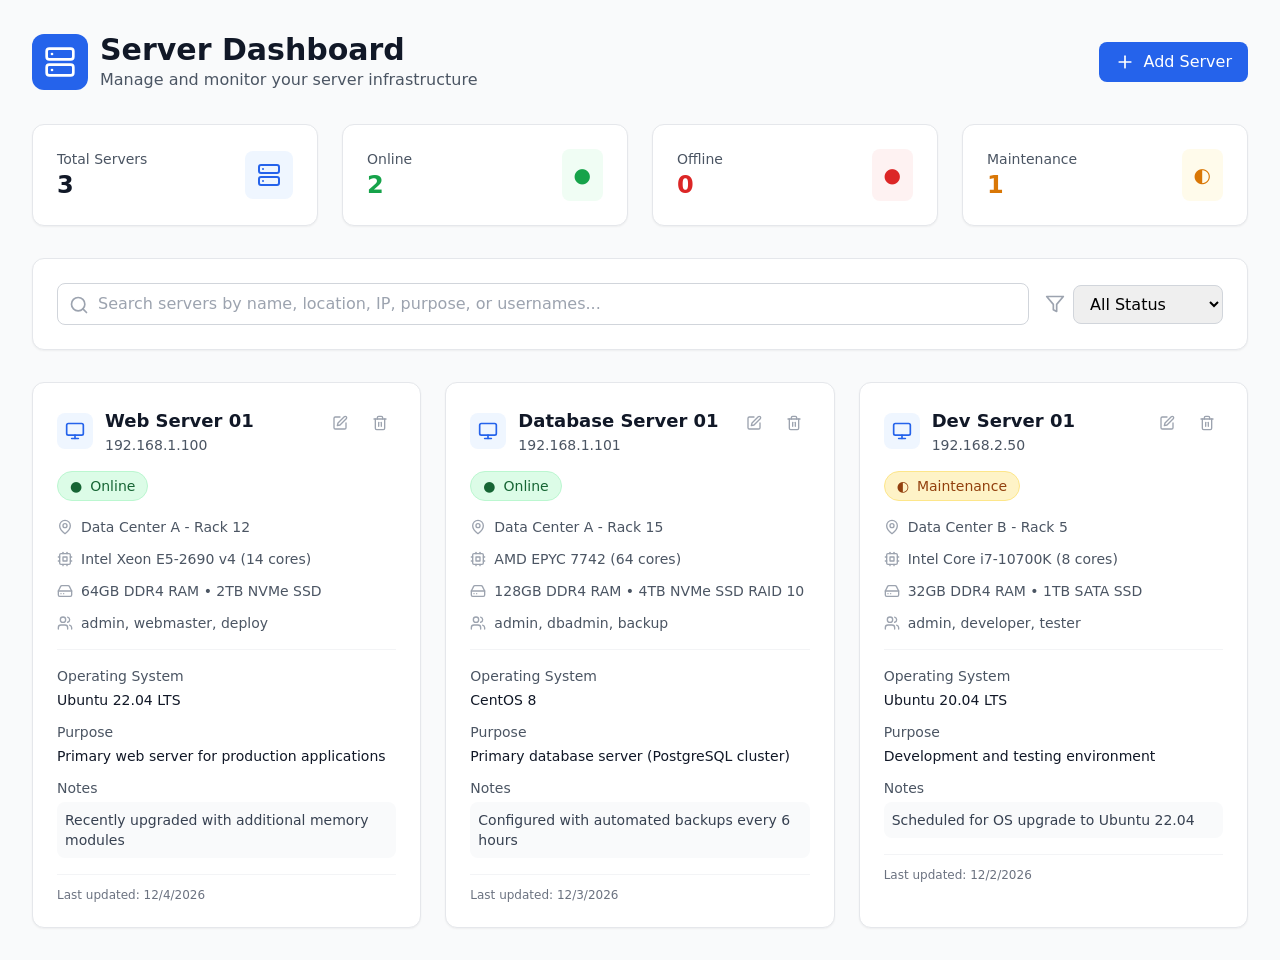
<file: index.html>
<!doctype html>
<html lang="en">
  <head>
    <meta charset="UTF-8" />
<meta name="viewport" content="width=device-width, initial-scale=1.0" />
    <title>Server Management Dashboard</title>
    <script type="module" crossorigin src="/assets/index-b3An4FK5.js"></script>
    <link rel="stylesheet" crossorigin href="/assets/index-DMok1COa.css">
  </head>
  <body>
    <div id="root"></div>
  </body>
</html>
</file>
<file: assets/index-DMok1COa.css>
*,:before,:after{--tw-border-spacing-x: 0;--tw-border-spacing-y: 0;--tw-translate-x: 0;--tw-translate-y: 0;--tw-rotate: 0;--tw-skew-x: 0;--tw-skew-y: 0;--tw-scale-x: 1;--tw-scale-y: 1;--tw-pan-x: ;--tw-pan-y: ;--tw-pinch-zoom: ;--tw-scroll-snap-strictness: proximity;--tw-gradient-from-position: ;--tw-gradient-via-position: ;--tw-gradient-to-position: ;--tw-ordinal: ;--tw-slashed-zero: ;--tw-numeric-figure: ;--tw-numeric-spacing: ;--tw-numeric-fraction: ;--tw-ring-inset: ;--tw-ring-offset-width: 0px;--tw-ring-offset-color: #fff;--tw-ring-color: rgb(59 130 246 / .5);--tw-ring-offset-shadow: 0 0 #0000;--tw-ring-shadow: 0 0 #0000;--tw-shadow: 0 0 #0000;--tw-shadow-colored: 0 0 #0000;--tw-blur: ;--tw-brightness: ;--tw-contrast: ;--tw-grayscale: ;--tw-hue-rotate: ;--tw-invert: ;--tw-saturate: ;--tw-sepia: ;--tw-drop-shadow: ;--tw-backdrop-blur: ;--tw-backdrop-brightness: ;--tw-backdrop-contrast: ;--tw-backdrop-grayscale: ;--tw-backdrop-hue-rotate: ;--tw-backdrop-invert: ;--tw-backdrop-opacity: ;--tw-backdrop-saturate: ;--tw-backdrop-sepia: ;--tw-contain-size: ;--tw-contain-layout: ;--tw-contain-paint: ;--tw-contain-style: }::backdrop{--tw-border-spacing-x: 0;--tw-border-spacing-y: 0;--tw-translate-x: 0;--tw-translate-y: 0;--tw-rotate: 0;--tw-skew-x: 0;--tw-skew-y: 0;--tw-scale-x: 1;--tw-scale-y: 1;--tw-pan-x: ;--tw-pan-y: ;--tw-pinch-zoom: ;--tw-scroll-snap-strictness: proximity;--tw-gradient-from-position: ;--tw-gradient-via-position: ;--tw-gradient-to-position: ;--tw-ordinal: ;--tw-slashed-zero: ;--tw-numeric-figure: ;--tw-numeric-spacing: ;--tw-numeric-fraction: ;--tw-ring-inset: ;--tw-ring-offset-width: 0px;--tw-ring-offset-color: #fff;--tw-ring-color: rgb(59 130 246 / .5);--tw-ring-offset-shadow: 0 0 #0000;--tw-ring-shadow: 0 0 #0000;--tw-shadow: 0 0 #0000;--tw-shadow-colored: 0 0 #0000;--tw-blur: ;--tw-brightness: ;--tw-contrast: ;--tw-grayscale: ;--tw-hue-rotate: ;--tw-invert: ;--tw-saturate: ;--tw-sepia: ;--tw-drop-shadow: ;--tw-backdrop-blur: ;--tw-backdrop-brightness: ;--tw-backdrop-contrast: ;--tw-backdrop-grayscale: ;--tw-backdrop-hue-rotate: ;--tw-backdrop-invert: ;--tw-backdrop-opacity: ;--tw-backdrop-saturate: ;--tw-backdrop-sepia: ;--tw-contain-size: ;--tw-contain-layout: ;--tw-contain-paint: ;--tw-contain-style: }*,:before,:after{box-sizing:border-box;border-width:0;border-style:solid;border-color:#e5e7eb}:before,:after{--tw-content: ""}html,:host{line-height:1.5;-webkit-text-size-adjust:100%;-moz-tab-size:4;-o-tab-size:4;tab-size:4;font-family:ui-sans-serif,system-ui,sans-serif,"Apple Color Emoji","Segoe UI Emoji",Segoe UI Symbol,"Noto Color Emoji";font-feature-settings:normal;font-variation-settings:normal;-webkit-tap-highlight-color:transparent}body{margin:0;line-height:inherit}hr{height:0;color:inherit;border-top-width:1px}abbr:where([title]){-webkit-text-decoration:underline dotted;text-decoration:underline dotted}h1,h2,h3,h4,h5,h6{font-size:inherit;font-weight:inherit}a{color:inherit;text-decoration:inherit}b,strong{font-weight:bolder}code,kbd,samp,pre{font-family:ui-monospace,SFMono-Regular,Menlo,Monaco,Consolas,Liberation Mono,Courier New,monospace;font-feature-settings:normal;font-variation-settings:normal;font-size:1em}small{font-size:80%}sub,sup{font-size:75%;line-height:0;position:relative;vertical-align:baseline}sub{bottom:-.25em}sup{top:-.5em}table{text-indent:0;border-color:inherit;border-collapse:collapse}button,input,optgroup,select,textarea{font-family:inherit;font-feature-settings:inherit;font-variation-settings:inherit;font-size:100%;font-weight:inherit;line-height:inherit;letter-spacing:inherit;color:inherit;margin:0;padding:0}button,select{text-transform:none}button,input:where([type=button]),input:where([type=reset]),input:where([type=submit]){-webkit-appearance:button;background-color:transparent;background-image:none}:-moz-focusring{outline:auto}:-moz-ui-invalid{box-shadow:none}progress{vertical-align:baseline}::-webkit-inner-spin-button,::-webkit-outer-spin-button{height:auto}[type=search]{-webkit-appearance:textfield;outline-offset:-2px}::-webkit-search-decoration{-webkit-appearance:none}::-webkit-file-upload-button{-webkit-appearance:button;font:inherit}summary{display:list-item}blockquote,dl,dd,h1,h2,h3,h4,h5,h6,hr,figure,p,pre{margin:0}fieldset{margin:0;padding:0}legend{padding:0}ol,ul,menu{list-style:none;margin:0;padding:0}dialog{padding:0}textarea{resize:vertical}input::-moz-placeholder,textarea::-moz-placeholder{opacity:1;color:#9ca3af}input::placeholder,textarea::placeholder{opacity:1;color:#9ca3af}button,[role=button]{cursor:pointer}:disabled{cursor:default}img,svg,video,canvas,audio,iframe,embed,object{display:block;vertical-align:middle}img,video{max-width:100%;height:auto}[hidden]:where(:not([hidden=until-found])){display:none}.fixed{position:fixed}.absolute{position:absolute}.relative{position:relative}.inset-0{top:0;right:0;bottom:0;left:0}.left-3{left:.75rem}.top-3{top:.75rem}.z-50{z-index:50}.mx-auto{margin-left:auto;margin-right:auto}.mb-1{margin-bottom:.25rem}.mb-2{margin-bottom:.5rem}.mb-4{margin-bottom:1rem}.mb-8{margin-bottom:2rem}.mr-2{margin-right:.5rem}.mt-1{margin-top:.25rem}.mt-2{margin-top:.5rem}.mt-3{margin-top:.75rem}.mt-4{margin-top:1rem}.mt-6{margin-top:1.5rem}.block{display:block}.flex{display:flex}.inline-flex{display:inline-flex}.grid{display:grid}.h-12{height:3rem}.h-4{height:1rem}.h-5{height:1.25rem}.h-6{height:1.5rem}.h-8{height:2rem}.max-h-\[90vh\]{max-height:90vh}.min-h-screen{min-height:100vh}.w-12{width:3rem}.w-4{width:1rem}.w-5{width:1.25rem}.w-6{width:1.5rem}.w-8{width:2rem}.w-full{width:100%}.max-w-2xl{max-width:42rem}.max-w-7xl{max-width:80rem}.flex-1{flex:1 1 0%}.grid-cols-1{grid-template-columns:repeat(1,minmax(0,1fr))}.flex-col{flex-direction:column}.items-start{align-items:flex-start}.items-center{align-items:center}.justify-end{justify-content:flex-end}.justify-center{justify-content:center}.justify-between{justify-content:space-between}.gap-4{gap:1rem}.gap-6{gap:1.5rem}.space-x-2>:not([hidden])~:not([hidden]){--tw-space-x-reverse: 0;margin-right:calc(.5rem * var(--tw-space-x-reverse));margin-left:calc(.5rem * calc(1 - var(--tw-space-x-reverse)))}.space-x-3>:not([hidden])~:not([hidden]){--tw-space-x-reverse: 0;margin-right:calc(.75rem * var(--tw-space-x-reverse));margin-left:calc(.75rem * calc(1 - var(--tw-space-x-reverse)))}.space-x-4>:not([hidden])~:not([hidden]){--tw-space-x-reverse: 0;margin-right:calc(1rem * var(--tw-space-x-reverse));margin-left:calc(1rem * calc(1 - var(--tw-space-x-reverse)))}.space-y-3>:not([hidden])~:not([hidden]){--tw-space-y-reverse: 0;margin-top:calc(.75rem * calc(1 - var(--tw-space-y-reverse)));margin-bottom:calc(.75rem * var(--tw-space-y-reverse))}.space-y-6>:not([hidden])~:not([hidden]){--tw-space-y-reverse: 0;margin-top:calc(1.5rem * calc(1 - var(--tw-space-y-reverse)));margin-bottom:calc(1.5rem * var(--tw-space-y-reverse))}.overflow-y-auto{overflow-y:auto}.rounded-full{border-radius:9999px}.rounded-lg{border-radius:.5rem}.rounded-xl{border-radius:.75rem}.border{border-width:1px}.border-b{border-bottom-width:1px}.border-t{border-top-width:1px}.border-amber-200{--tw-border-opacity: 1;border-color:rgb(253 230 138 / var(--tw-border-opacity, 1))}.border-gray-100{--tw-border-opacity: 1;border-color:rgb(243 244 246 / var(--tw-border-opacity, 1))}.border-gray-200{--tw-border-opacity: 1;border-color:rgb(229 231 235 / var(--tw-border-opacity, 1))}.border-gray-300{--tw-border-opacity: 1;border-color:rgb(209 213 219 / var(--tw-border-opacity, 1))}.border-green-200{--tw-border-opacity: 1;border-color:rgb(187 247 208 / var(--tw-border-opacity, 1))}.border-red-200{--tw-border-opacity: 1;border-color:rgb(254 202 202 / var(--tw-border-opacity, 1))}.bg-amber-100{--tw-bg-opacity: 1;background-color:rgb(254 243 199 / var(--tw-bg-opacity, 1))}.bg-amber-50{--tw-bg-opacity: 1;background-color:rgb(255 251 235 / var(--tw-bg-opacity, 1))}.bg-blue-50{--tw-bg-opacity: 1;background-color:rgb(239 246 255 / var(--tw-bg-opacity, 1))}.bg-blue-600{--tw-bg-opacity: 1;background-color:rgb(37 99 235 / var(--tw-bg-opacity, 1))}.bg-gray-100{--tw-bg-opacity: 1;background-color:rgb(243 244 246 / var(--tw-bg-opacity, 1))}.bg-gray-50{--tw-bg-opacity: 1;background-color:rgb(249 250 251 / var(--tw-bg-opacity, 1))}.bg-gray-600{--tw-bg-opacity: 1;background-color:rgb(75 85 99 / var(--tw-bg-opacity, 1))}.bg-green-100{--tw-bg-opacity: 1;background-color:rgb(220 252 231 / var(--tw-bg-opacity, 1))}.bg-green-50{--tw-bg-opacity: 1;background-color:rgb(240 253 244 / var(--tw-bg-opacity, 1))}.bg-red-100{--tw-bg-opacity: 1;background-color:rgb(254 226 226 / var(--tw-bg-opacity, 1))}.bg-red-50{--tw-bg-opacity: 1;background-color:rgb(254 242 242 / var(--tw-bg-opacity, 1))}.bg-white{--tw-bg-opacity: 1;background-color:rgb(255 255 255 / var(--tw-bg-opacity, 1))}.bg-opacity-50{--tw-bg-opacity: .5}.p-2{padding:.5rem}.p-3{padding:.75rem}.p-4{padding:1rem}.p-6{padding:1.5rem}.px-3{padding-left:.75rem;padding-right:.75rem}.px-4{padding-left:1rem;padding-right:1rem}.py-1{padding-top:.25rem;padding-bottom:.25rem}.py-12{padding-top:3rem;padding-bottom:3rem}.py-2{padding-top:.5rem;padding-bottom:.5rem}.py-8{padding-top:2rem;padding-bottom:2rem}.pl-10{padding-left:2.5rem}.pr-4{padding-right:1rem}.pt-3{padding-top:.75rem}.pt-4{padding-top:1rem}.pt-6{padding-top:1.5rem}.text-center{text-align:center}.text-2xl{font-size:1.5rem;line-height:2rem}.text-3xl{font-size:1.875rem;line-height:2.25rem}.text-lg{font-size:1.125rem;line-height:1.75rem}.text-sm{font-size:.875rem;line-height:1.25rem}.text-xl{font-size:1.25rem;line-height:1.75rem}.text-xs{font-size:.75rem;line-height:1rem}.font-bold{font-weight:700}.font-medium{font-weight:500}.font-semibold{font-weight:600}.text-amber-600{--tw-text-opacity: 1;color:rgb(217 119 6 / var(--tw-text-opacity, 1))}.text-amber-800{--tw-text-opacity: 1;color:rgb(146 64 14 / var(--tw-text-opacity, 1))}.text-blue-600{--tw-text-opacity: 1;color:rgb(37 99 235 / var(--tw-text-opacity, 1))}.text-gray-400{--tw-text-opacity: 1;color:rgb(156 163 175 / var(--tw-text-opacity, 1))}.text-gray-500{--tw-text-opacity: 1;color:rgb(107 114 128 / var(--tw-text-opacity, 1))}.text-gray-600{--tw-text-opacity: 1;color:rgb(75 85 99 / var(--tw-text-opacity, 1))}.text-gray-700{--tw-text-opacity: 1;color:rgb(55 65 81 / var(--tw-text-opacity, 1))}.text-gray-800{--tw-text-opacity: 1;color:rgb(31 41 55 / var(--tw-text-opacity, 1))}.text-gray-900{--tw-text-opacity: 1;color:rgb(17 24 39 / var(--tw-text-opacity, 1))}.text-green-600{--tw-text-opacity: 1;color:rgb(22 163 74 / var(--tw-text-opacity, 1))}.text-green-800{--tw-text-opacity: 1;color:rgb(22 101 52 / var(--tw-text-opacity, 1))}.text-red-600{--tw-text-opacity: 1;color:rgb(220 38 38 / var(--tw-text-opacity, 1))}.text-red-800{--tw-text-opacity: 1;color:rgb(153 27 27 / var(--tw-text-opacity, 1))}.text-white{--tw-text-opacity: 1;color:rgb(255 255 255 / var(--tw-text-opacity, 1))}.shadow-sm{--tw-shadow: 0 1px 2px 0 rgb(0 0 0 / .05);--tw-shadow-colored: 0 1px 2px 0 var(--tw-shadow-color);box-shadow:var(--tw-ring-offset-shadow, 0 0 #0000),var(--tw-ring-shadow, 0 0 #0000),var(--tw-shadow)}.shadow-xl{--tw-shadow: 0 20px 25px -5px rgb(0 0 0 / .1), 0 8px 10px -6px rgb(0 0 0 / .1);--tw-shadow-colored: 0 20px 25px -5px var(--tw-shadow-color), 0 8px 10px -6px var(--tw-shadow-color);box-shadow:var(--tw-ring-offset-shadow, 0 0 #0000),var(--tw-ring-shadow, 0 0 #0000),var(--tw-shadow)}.filter{filter:var(--tw-blur) var(--tw-brightness) var(--tw-contrast) var(--tw-grayscale) var(--tw-hue-rotate) var(--tw-invert) var(--tw-saturate) var(--tw-sepia) var(--tw-drop-shadow)}.transition-colors{transition-property:color,background-color,border-color,text-decoration-color,fill,stroke;transition-timing-function:cubic-bezier(.4,0,.2,1);transition-duration:.15s}.transition-shadow{transition-property:box-shadow;transition-timing-function:cubic-bezier(.4,0,.2,1);transition-duration:.15s}.duration-200{transition-duration:.2s}.hover\:bg-blue-50:hover{--tw-bg-opacity: 1;background-color:rgb(239 246 255 / var(--tw-bg-opacity, 1))}.hover\:bg-blue-700:hover{--tw-bg-opacity: 1;background-color:rgb(29 78 216 / var(--tw-bg-opacity, 1))}.hover\:bg-gray-100:hover{--tw-bg-opacity: 1;background-color:rgb(243 244 246 / var(--tw-bg-opacity, 1))}.hover\:bg-gray-50:hover{--tw-bg-opacity: 1;background-color:rgb(249 250 251 / var(--tw-bg-opacity, 1))}.hover\:bg-red-50:hover{--tw-bg-opacity: 1;background-color:rgb(254 242 242 / var(--tw-bg-opacity, 1))}.hover\:text-blue-600:hover{--tw-text-opacity: 1;color:rgb(37 99 235 / var(--tw-text-opacity, 1))}.hover\:text-gray-600:hover{--tw-text-opacity: 1;color:rgb(75 85 99 / var(--tw-text-opacity, 1))}.hover\:text-red-600:hover{--tw-text-opacity: 1;color:rgb(220 38 38 / var(--tw-text-opacity, 1))}.hover\:shadow-md:hover{--tw-shadow: 0 4px 6px -1px rgb(0 0 0 / .1), 0 2px 4px -2px rgb(0 0 0 / .1);--tw-shadow-colored: 0 4px 6px -1px var(--tw-shadow-color), 0 2px 4px -2px var(--tw-shadow-color);box-shadow:var(--tw-ring-offset-shadow, 0 0 #0000),var(--tw-ring-shadow, 0 0 #0000),var(--tw-shadow)}.focus\:border-transparent:focus{border-color:transparent}.focus\:ring-2:focus{--tw-ring-offset-shadow: var(--tw-ring-inset) 0 0 0 var(--tw-ring-offset-width) var(--tw-ring-offset-color);--tw-ring-shadow: var(--tw-ring-inset) 0 0 0 calc(2px + var(--tw-ring-offset-width)) var(--tw-ring-color);box-shadow:var(--tw-ring-offset-shadow),var(--tw-ring-shadow),var(--tw-shadow, 0 0 #0000)}.focus\:ring-blue-500:focus{--tw-ring-opacity: 1;--tw-ring-color: rgb(59 130 246 / var(--tw-ring-opacity, 1))}@media (min-width: 640px){.sm\:flex-row{flex-direction:row}.sm\:px-6{padding-left:1.5rem;padding-right:1.5rem}}@media (min-width: 768px){.md\:grid-cols-2{grid-template-columns:repeat(2,minmax(0,1fr))}.md\:grid-cols-4{grid-template-columns:repeat(4,minmax(0,1fr))}}@media (min-width: 1024px){.lg\:px-8{padding-left:2rem;padding-right:2rem}}@media (min-width: 1280px){.xl\:grid-cols-3{grid-template-columns:repeat(3,minmax(0,1fr))}}
</file>
